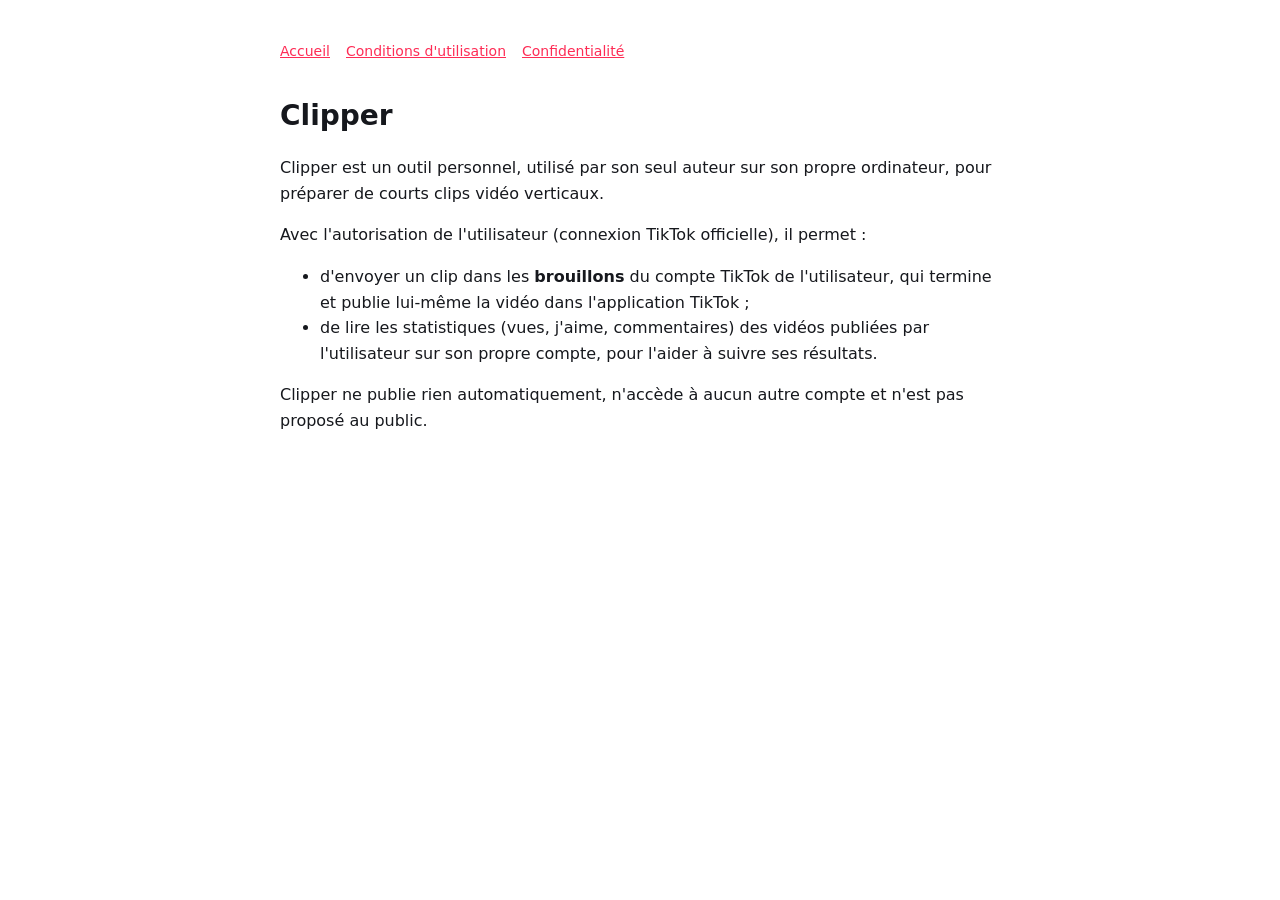
<file: index.html>
<!doctype html>
<html lang="fr"><head><meta charset="utf-8"><meta name="viewport" content="width=device-width, initial-scale=1">
<title>Clipper</title><link rel="stylesheet" href="style.css"></head>
<body><main>
<nav><a href="index.html">Accueil</a><a href="conditions.html">Conditions d'utilisation</a><a href="confidentialite.html">Confidentialité</a></nav>
<h1>Clipper</h1>
<p>Clipper est un outil personnel, utilisé par son seul auteur sur son propre ordinateur, pour préparer de courts clips vidéo verticaux.</p>
<p>Avec l'autorisation de l'utilisateur (connexion TikTok officielle), il permet :</p>
<ul>
<li>d'envoyer un clip dans les <strong>brouillons</strong> du compte TikTok de l'utilisateur, qui termine et publie lui-même la vidéo dans l'application TikTok ;</li>
<li>de lire les statistiques (vues, j'aime, commentaires) des vidéos publiées par l'utilisateur sur son propre compte, pour l'aider à suivre ses résultats.</li>
</ul>
<p>Clipper ne publie rien automatiquement, n'accède à aucun autre compte et n'est pas proposé au public.</p>
</main></body></html>
</file>
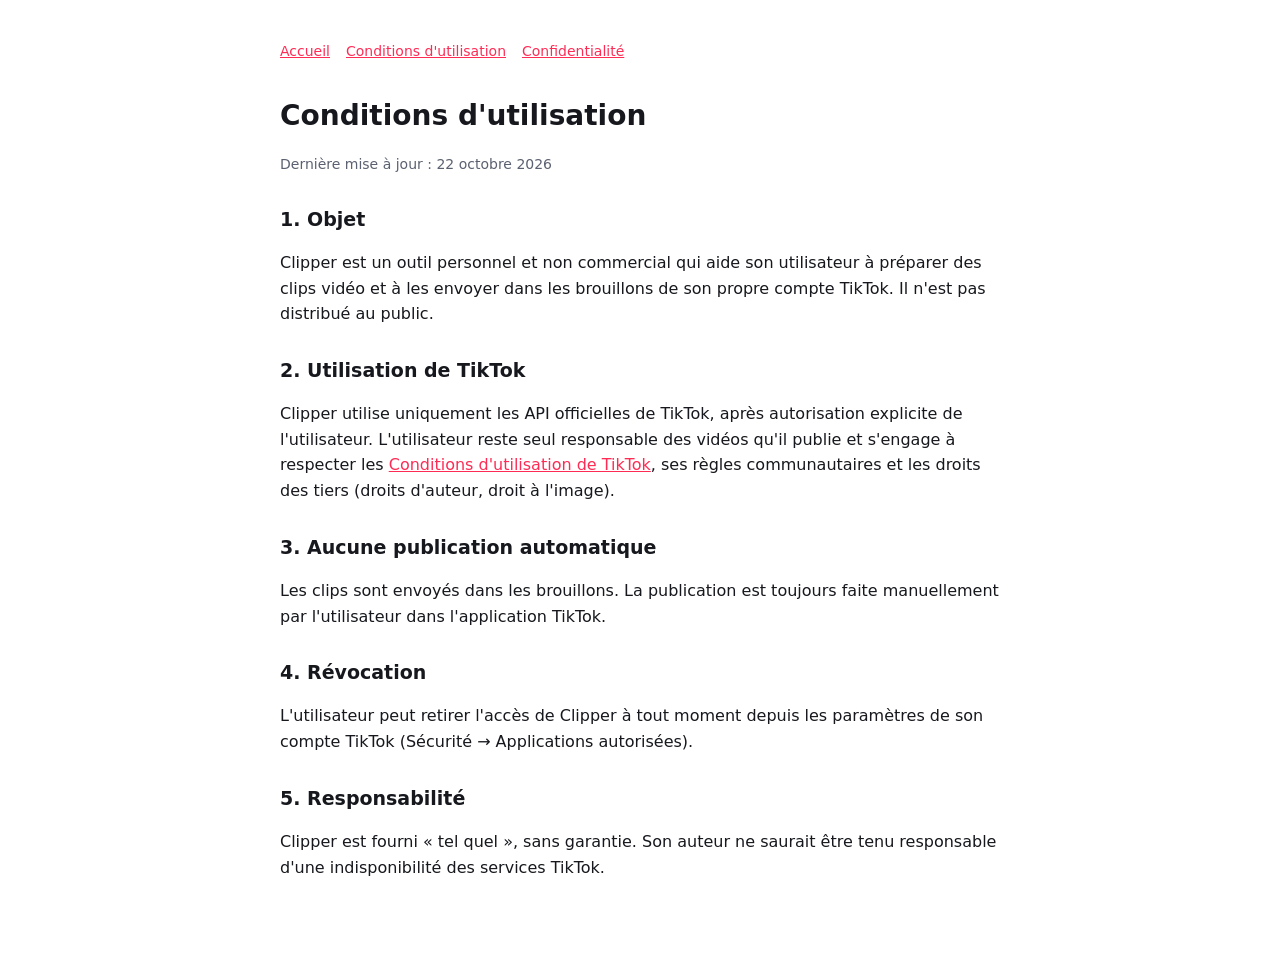
<file: conditions.html>
<!doctype html>
<html lang="fr"><head><meta charset="utf-8"><meta name="viewport" content="width=device-width, initial-scale=1">
<title>Conditions d'utilisation</title><link rel="stylesheet" href="style.css"></head>
<body><main>
<nav><a href="index.html">Accueil</a><a href="conditions.html">Conditions d'utilisation</a><a href="confidentialite.html">Confidentialité</a></nav>
<h1>Conditions d'utilisation</h1>
<p class="muted">Dernière mise à jour : 22 octobre 2026</p>
<h2>1. Objet</h2>
<p>Clipper est un outil personnel et non commercial qui aide son utilisateur à préparer des clips vidéo et à les envoyer dans les brouillons de son propre compte TikTok. Il n'est pas distribué au public.</p>
<h2>2. Utilisation de TikTok</h2>
<p>Clipper utilise uniquement les API officielles de TikTok, après autorisation explicite de l'utilisateur. L'utilisateur reste seul responsable des vidéos qu'il publie et s'engage à respecter les <a href="https://www.tiktok.com/legal/terms-of-service">Conditions d'utilisation de TikTok</a>, ses règles communautaires et les droits des tiers (droits d'auteur, droit à l'image).</p>
<h2>3. Aucune publication automatique</h2>
<p>Les clips sont envoyés dans les brouillons. La publication est toujours faite manuellement par l'utilisateur dans l'application TikTok.</p>
<h2>4. Révocation</h2>
<p>L'utilisateur peut retirer l'accès de Clipper à tout moment depuis les paramètres de son compte TikTok (Sécurité → Applications autorisées).</p>
<h2>5. Responsabilité</h2>
<p>Clipper est fourni « tel quel », sans garantie. Son auteur ne saurait être tenu responsable d'une indisponibilité des services TikTok.</p>
</main></body></html>
</file>
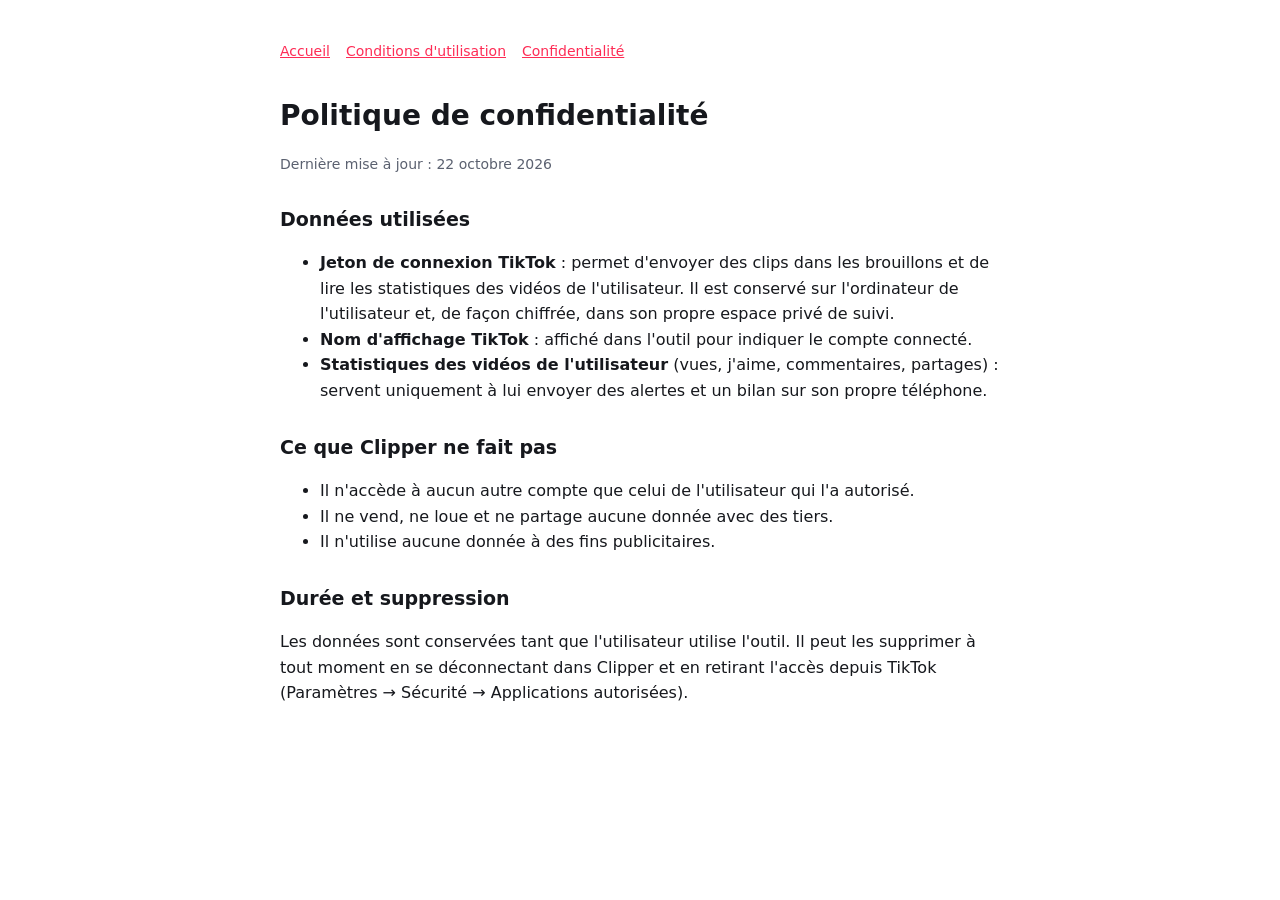
<file: confidentialite.html>
<!doctype html>
<html lang="fr"><head><meta charset="utf-8"><meta name="viewport" content="width=device-width, initial-scale=1">
<title>Confidentialité</title><link rel="stylesheet" href="style.css"></head>
<body><main>
<nav><a href="index.html">Accueil</a><a href="conditions.html">Conditions d'utilisation</a><a href="confidentialite.html">Confidentialité</a></nav>
<h1>Politique de confidentialité</h1>
<p class="muted">Dernière mise à jour : 22 octobre 2026</p>
<h2>Données utilisées</h2>
<ul>
<li><strong>Jeton de connexion TikTok</strong> : permet d'envoyer des clips dans les brouillons et de lire les statistiques des vidéos de l'utilisateur. Il est conservé sur l'ordinateur de l'utilisateur et, de façon chiffrée, dans son propre espace privé de suivi.</li>
<li><strong>Nom d'affichage TikTok</strong> : affiché dans l'outil pour indiquer le compte connecté.</li>
<li><strong>Statistiques des vidéos de l'utilisateur</strong> (vues, j'aime, commentaires, partages) : servent uniquement à lui envoyer des alertes et un bilan sur son propre téléphone.</li>
</ul>
<h2>Ce que Clipper ne fait pas</h2>
<ul>
<li>Il n'accède à aucun autre compte que celui de l'utilisateur qui l'a autorisé.</li>
<li>Il ne vend, ne loue et ne partage aucune donnée avec des tiers.</li>
<li>Il n'utilise aucune donnée à des fins publicitaires.</li>
</ul>
<h2>Durée et suppression</h2>
<p>Les données sont conservées tant que l'utilisateur utilise l'outil. Il peut les supprimer à tout moment en se déconnectant dans Clipper et en retirant l'accès depuis TikTok (Paramètres → Sécurité → Applications autorisées).</p>
</main></body></html>
</file>
<file: style.css>
:root { --bg: #fff; --text: #16181d; --muted: #5b6170; --accent: #fe2c55; }
@media (prefers-color-scheme: dark) { :root { --bg: #111318; --text: #eceef3; --muted: #9aa1b1; } }
body { margin: 0; background: var(--bg); color: var(--text); font: 16px/1.6 system-ui, -apple-system, "Segoe UI", sans-serif; }
main { max-width: 720px; margin: 0 auto; padding: 40px 16px 64px; }
h1 { font-size: 28px; margin: 0 0 8px; } h2 { font-size: 19px; margin-top: 28px; }
p, li { color: var(--text); } .muted { color: var(--muted); font-size: 14px; }
a { color: var(--accent); } nav { display: flex; gap: 16px; margin-bottom: 32px; font-size: 14px; }
</file>
